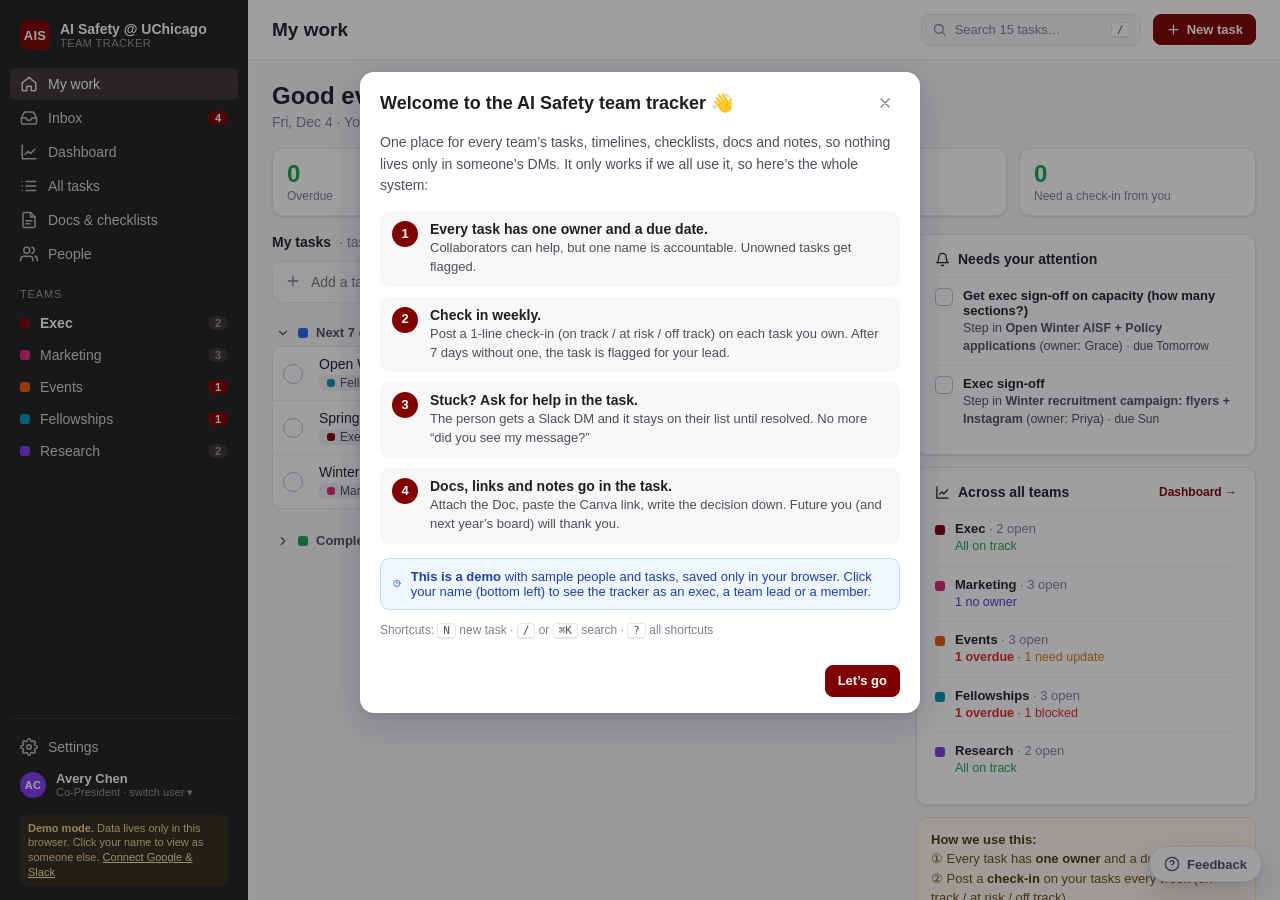
<file: tracker/index.html>
<!DOCTYPE html>
<html lang="en">
<head>
<meta charset="utf-8">
<meta name="viewport" content="width=device-width, initial-scale=1">
<meta name="robots" content="noindex, nofollow">
<title>AI Safety Tracker</title>
<link href="https://uchicago-brand-fonts.s3.us-east-2.amazonaws.com/UChicagoSansSerif.css" rel="stylesheet">
<!--BUILD:STYLE-->
<link rel="stylesheet" href="tracker.css">
<!--/BUILD:STYLE-->
</head>
<body>
<div id="app"><div class="loading"><div class="spinner"></div><span>Loading the tracker…</span></div></div>
<noscript>The tracker needs JavaScript.</noscript>
<!--BUILD:SCRIPTS-->
<script src="core.js"></script>
<script src="seed.js"></script>
<script src="app-util.js"></script>
<script src="app-views.js"></script>
<script src="app-panel.js"></script>
<script src="app-feedback.js"></script>
<script src="app-main.js"></script>
<!--/BUILD:SCRIPTS-->
</body>
</html>
</file>
<file: tracker/tracker.css>
/* AI Safety @ UChicago task tracker */
:root {
  --maroon: #800000;
  --maroon-2: #9b1b1b;
  --maroon-soft: #f8eded;
  --ink: #1d1f23;
  --ink-2: #4b5059;
  --ink-3: #7b818c;
  --line: #e6e7ea;
  --line-2: #f0f1f3;
  --bg: #f7f7f8;
  --card: #ffffff;
  --side: #1e1c1c;
  --side-ink: #d9d4d4;
  --side-dim: #9a9292;
  --side-hover: #2d2929;
  --ok: #16a34a;
  --warn: #d97706;
  --bad: #dc2626;
  --info: #2563eb;
  --radius: 10px;
  --shadow: 0 1px 2px rgba(16, 24, 40, .06), 0 1px 3px rgba(16, 24, 40, .08);
  --shadow-lg: 0 12px 32px rgba(16, 24, 40, .18), 0 2px 6px rgba(16, 24, 40, .08);
  --font: 'UChicago Sans Serif', -apple-system, BlinkMacSystemFont, 'Segoe UI', Helvetica, Arial, sans-serif;
}
* { box-sizing: border-box; }
html, body { height: 100%; }
body { margin: 0; font-family: var(--font); font-size: 14px; color: var(--ink); background: var(--bg); -webkit-font-smoothing: antialiased; }
a { color: var(--maroon); text-decoration: none; }
a:hover { text-decoration: underline; }
button { font: inherit; color: inherit; cursor: pointer; }
input, textarea, select { font: inherit; color: inherit; }
::selection { background: var(--maroon); color: #fff; }
.sr-only { position: absolute; width: 1px; height: 1px; overflow: hidden; clip: rect(0 0 0 0); white-space: nowrap; }
:focus-visible { outline: 2px solid var(--maroon); outline-offset: 2px; }

/* ---------- shell ---------- */
.app { display: grid; grid-template-columns: 248px 1fr; height: 100vh; overflow: hidden; }
.sidebar { background: var(--side); color: var(--side-ink); display: flex; flex-direction: column; overflow-y: auto; padding: 14px 10px; gap: 2px; }
.brand { display: flex; align-items: center; gap: 10px; padding: 6px 10px 16px; color: #fff; }
.brand-mark { width: 30px; height: 30px; border-radius: 8px; background: var(--maroon); display: grid; place-items: center; font-weight: 700; font-size: 13px; letter-spacing: .02em; flex: none; }
.brand-name { font-weight: 700; font-size: 14px; line-height: 1.15; }
.brand-sub { font-size: 11px; color: var(--side-dim); letter-spacing: .04em; text-transform: uppercase; }
.nav-item { display: flex; align-items: center; gap: 10px; padding: 7px 10px; border-radius: 7px; color: var(--side-ink); background: none; border: 0; width: 100%; text-align: left; font-size: 14px; }
.nav-item:hover { background: var(--side-hover); text-decoration: none; }
.nav-item.active { background: #3a3333; color: #fff; }
.nav-item .ico { width: 18px; height: 18px; flex: none; opacity: .85; }
.nav-item .count { margin-left: auto; font-size: 11px; background: var(--maroon); color: #fff; padding: 1px 7px; border-radius: 10px; font-weight: 700; }
.nav-item .count.dim { background: #3a3333; color: var(--side-dim); }
.nav-section { font-size: 11px; text-transform: uppercase; letter-spacing: .08em; color: var(--side-dim); padding: 16px 10px 6px; display: flex; justify-content: space-between; align-items: center; }
.team-dot { width: 10px; height: 10px; border-radius: 3px; flex: none; }
.sidebar-foot { margin-top: auto; padding-top: 12px; border-top: 1px solid #332e2e; }
.me-card { display: flex; align-items: center; gap: 10px; padding: 8px 10px; border-radius: 8px; background: none; border: 0; width: 100%; text-align: left; color: var(--side-ink); }
.me-card:hover { background: var(--side-hover); }
.me-name { font-weight: 600; font-size: 13px; color: #fff; }
.me-role { font-size: 11px; color: var(--side-dim); }
.mode-pill { margin: 8px 10px 0; font-size: 11px; padding: 6px 8px; border-radius: 6px; background: #2f2a1c; color: #f3d38b; line-height: 1.35; }
.mode-pill.live { background: #16301f; color: #9be2b2; }

.nav-scrim { display: none; }
.main { display: flex; flex-direction: column; min-width: 0; overflow: hidden; }
.topbar { display: flex; align-items: center; gap: 12px; padding: 12px 24px; background: var(--card); border-bottom: 1px solid var(--line); min-height: 60px; flex-wrap: wrap; }
.topbar h1 { font-size: 19px; margin: 0; font-weight: 700; display: flex; align-items: center; gap: 10px; white-space: nowrap; }
.topbar .sub { color: var(--ink-3); font-size: 13px; }
.topbar .spacer { flex: 1; }
.menu-btn { display: none; background: none; border: 0; padding: 6px; border-radius: 6px; }
.search-btn { display: flex; align-items: center; gap: 8px; border: 1px solid var(--line); background: var(--bg); color: var(--ink-3); padding: 7px 10px; border-radius: 8px; min-width: 220px; font-size: 13px; }
.search-btn:hover { border-color: #cfd2d8; }
.search-btn kbd { margin-left: auto; }
kbd { font-family: ui-monospace, SFMono-Regular, Menlo, monospace; font-size: 11px; border: 1px solid var(--line); border-bottom-width: 2px; border-radius: 4px; padding: 0 5px; background: #fff; color: var(--ink-2); }
.tabs { display: flex; gap: 2px; padding: 0 24px; background: var(--card); border-bottom: 1px solid var(--line); overflow-x: auto; }
.tab { padding: 10px 12px; border: 0; background: none; color: var(--ink-3); font-weight: 600; font-size: 13px; border-bottom: 2px solid transparent; margin-bottom: -1px; white-space: nowrap; display: flex; align-items: center; gap: 6px; }
.tab:hover { color: var(--ink); }
.tab.active { color: var(--ink); border-bottom-color: var(--maroon); }
.content { flex: 1; overflow: auto; padding: 22px 24px 80px; }
.content.flush { padding: 0; }
.wrap { max-width: 1180px; margin: 0 auto; }

/* ---------- buttons, inputs ---------- */
.btn { display: inline-flex; align-items: center; justify-content: center; gap: 6px; border: 1px solid var(--line); background: #fff; padding: 7px 12px; border-radius: 8px; font-weight: 600; font-size: 13px; color: var(--ink); white-space: nowrap; line-height: 1.2; }
.btn:hover { background: var(--bg); text-decoration: none; }
.btn.primary { background: var(--maroon); border-color: var(--maroon); color: #fff; }
.btn.primary:hover { background: var(--maroon-2); }
.btn.ghost { border-color: transparent; background: none; }
.btn.ghost:hover { background: var(--line-2); }
.btn.danger { color: var(--bad); }
.btn.sm { padding: 4px 8px; font-size: 12px; border-radius: 6px; }
.btn.ok { background: var(--ok); border-color: var(--ok); color: #fff; }
.btn.done-btn.is-done { background: #e9f7ee; border-color: #b9e5c7; color: #127a39; }
.btn[disabled] { opacity: .5; cursor: not-allowed; }
.icon-btn { display: inline-grid; place-items: center; width: 30px; height: 30px; border-radius: 7px; border: 0; background: none; color: var(--ink-3); }
.icon-btn:hover { background: var(--line-2); color: var(--ink); }
.input, .textarea, .select { width: 100%; border: 1px solid var(--line); border-radius: 8px; padding: 8px 10px; background: #fff; font-size: 14px; }
.input:focus, .textarea:focus, .select:focus { outline: none; border-color: var(--maroon); box-shadow: 0 0 0 3px rgba(128, 0, 0, .12); }
.textarea { resize: vertical; min-height: 70px; line-height: 1.45; }
.field-label { display: block; font-size: 12px; font-weight: 600; color: var(--ink-2); margin: 0 0 5px; }
.hint { font-size: 12px; color: var(--ink-3); line-height: 1.45; }
.row { display: flex; gap: 10px; align-items: center; }
.row.wrap-row { flex-wrap: wrap; }
.grid-2 { display: grid; grid-template-columns: 1fr 1fr; gap: 12px; }
.stack > * + * { margin-top: 12px; }

/* ---------- chips, avatars, pills ---------- */
.avatar { width: 26px; height: 26px; border-radius: 50%; display: inline-grid; place-items: center; color: #fff; font-size: 11px; font-weight: 700; flex: none; letter-spacing: .02em; }
.avatar.sm { width: 20px; height: 20px; font-size: 9px; }
.avatar.lg { width: 40px; height: 40px; font-size: 15px; }
.avatar.xl { width: 56px; height: 56px; font-size: 20px; }
.avatar.unassigned { background: #fff !important; border: 1.5px dashed #b8bcc4; color: var(--ink-3); }
.avatars { display: inline-flex; }
.avatars .avatar { border: 2px solid #fff; margin-left: -6px; }
.avatars .avatar:first-child { margin-left: 0; }
.pill { display: inline-flex; align-items: center; gap: 5px; padding: 2px 8px; border-radius: 999px; font-size: 12px; font-weight: 600; white-space: nowrap; line-height: 1.5; }
.pill .dot { width: 7px; height: 7px; border-radius: 50%; }
.status-pill { border: 0; }
.chip { display: inline-flex; align-items: center; gap: 5px; padding: 1px 8px; border-radius: 6px; font-size: 12px; background: var(--line-2); color: var(--ink-2); white-space: nowrap; }
.chip .team-dot { width: 8px; height: 8px; }
.due { font-size: 12px; color: var(--ink-2); white-space: nowrap; }
.due.overdue { color: var(--bad); font-weight: 700; }
.due.today { color: var(--warn); font-weight: 700; }
.due.soon { color: #b45309; }
.flag { display: inline-flex; align-items: center; gap: 3px; font-size: 11px; font-weight: 700; padding: 1px 6px; border-radius: 5px; white-space: nowrap; }
.flag.help { background: #fff4e5; color: #b45309; }
.flag.stale { background: #fdecec; color: #b91c1c; }
.flag.blocked { background: #fdecec; color: #b91c1c; }
.flag.unowned { background: #eef2ff; color: #4338ca; }
.prio { width: 8px; height: 8px; border-radius: 2px; display: inline-block; }
.progress { height: 6px; border-radius: 4px; background: var(--line-2); overflow: hidden; }
.progress > span { display: block; height: 100%; background: var(--ok); border-radius: 4px; transition: width .25s; }
.mini-progress { display: inline-flex; align-items: center; gap: 6px; font-size: 12px; color: var(--ink-3); }
.mini-progress .progress { width: 46px; }

/* ---------- cards & sections ---------- */
.card { background: var(--card); border: 1px solid var(--line); border-radius: var(--radius); box-shadow: var(--shadow); }
.card-pad { padding: 16px 18px; }
.card h3, .section-title { font-size: 14px; margin: 0 0 10px; font-weight: 700; display: flex; align-items: center; gap: 8px; }
.section-title .muted { font-weight: 400; color: var(--ink-3); }
.muted { color: var(--ink-3); }
.grid-cards { display: grid; grid-template-columns: repeat(auto-fill, minmax(260px, 1fr)); gap: 14px; }
.home-grid { display: grid; grid-template-columns: minmax(0, 1fr) 340px; gap: 20px; align-items: start; }
.greeting { font-size: 24px; font-weight: 700; margin: 0 0 4px; }
.greeting-sub { color: var(--ink-3); margin: 0 0 18px; }
.stat-row { display: grid; grid-template-columns: repeat(4, 1fr); gap: 12px; margin-bottom: 18px; }
.stat { background: var(--card); border: 1px solid var(--line); border-radius: var(--radius); padding: 12px 14px; text-align: left; box-shadow: var(--shadow); }
button.stat:hover { border-color: #cfd2d8; }
.stat .num { font-size: 24px; font-weight: 700; line-height: 1.1; }
.stat .lbl { font-size: 12px; color: var(--ink-3); margin-top: 2px; }
.stat.bad .num { color: var(--bad); }
.stat.warn .num { color: var(--warn); }
.stat.ok .num { color: var(--ok); }
.tip { background: #fffaf0; border: 1px solid #f5e1b3; border-radius: var(--radius); padding: 12px 14px; font-size: 13px; line-height: 1.5; color: #6b4e0f; }
.tip b { color: #4b360a; }
.empty { text-align: center; padding: 34px 20px; color: var(--ink-3); }
.empty .big { font-size: 28px; margin-bottom: 6px; }
.empty b { color: var(--ink-2); }

/* ---------- task list ---------- */
.list-group { margin-bottom: 18px; }
.group-head { display: flex; align-items: center; gap: 8px; padding: 6px 4px; font-weight: 700; font-size: 13px; color: var(--ink-2); background: none; border: 0; width: 100%; text-align: left; }
.group-head .count { color: var(--ink-3); font-weight: 400; }
.group-head .caret { transition: transform .15s; width: 14px; }
.group-head.collapsed .caret { transform: rotate(-90deg); }
.task-list { background: var(--card); border: 1px solid var(--line); border-radius: var(--radius); overflow: hidden; }
.task-row { display: grid; grid-template-columns: 26px minmax(0, 1fr) auto; gap: 10px; align-items: center; padding: 9px 14px 9px 10px; border-top: 1px solid var(--line-2); cursor: pointer; background: #fff; }
.task-row:first-child { border-top: 0; }
.task-row:hover { background: #fafafb; }
.task-row.selected { background: var(--maroon-soft); }
.task-row .title { font-weight: 500; overflow: hidden; text-overflow: ellipsis; white-space: nowrap; }
.task-row.is-done .title { color: var(--ink-3); text-decoration: line-through; }
.task-row .sub { display: flex; gap: 8px; align-items: center; margin-top: 3px; flex-wrap: wrap; }
.task-row .meta { display: flex; gap: 10px; align-items: center; }
.check { width: 20px; height: 20px; border-radius: 50%; border: 1.5px solid #b8bcc4; background: #fff; display: grid; place-items: center; padding: 0; color: transparent; flex: none; }
.check:hover { border-color: var(--ok); color: var(--ok); }
.check.on { background: var(--ok); border-color: var(--ok); color: #fff; }
.check.sq { border-radius: 5px; width: 18px; height: 18px; }
.quick-add { display: flex; gap: 8px; align-items: center; padding: 8px 12px; border-top: 1px solid var(--line-2); background: #fcfcfd; }
.quick-add input { border: 0; background: none; flex: 1; padding: 4px 2px; font-size: 14px; outline: none; }
.quick-add .plus { color: var(--ink-3); }
.qa-preview { display: flex; gap: 6px; flex-wrap: wrap; }
.filters { display: flex; gap: 8px; align-items: center; flex-wrap: wrap; margin-bottom: 14px; }
.filter-btn { display: inline-flex; align-items: center; gap: 6px; border: 1px solid var(--line); background: #fff; padding: 5px 10px; border-radius: 999px; font-size: 12px; font-weight: 600; color: var(--ink-2); }
.filter-btn.on { background: var(--maroon-soft); border-color: #e7c4c4; color: var(--maroon); }
.filter-btn:hover { border-color: #cfd2d8; }

/* ---------- board ---------- */
.board { display: grid; grid-auto-flow: column; grid-auto-columns: minmax(270px, 1fr); gap: 14px; padding: 20px 24px; min-height: 100%; align-items: start; overflow-x: auto; }
.col { background: #efeff1; border-radius: 12px; padding: 10px; min-height: 200px; display: flex; flex-direction: column; gap: 8px; }
.col.drag-over { background: #e7e1e1; outline: 2px dashed var(--maroon); outline-offset: -2px; }
.col-head { display: flex; align-items: center; gap: 8px; font-weight: 700; font-size: 13px; padding: 2px 4px 4px; }
.col-head .count { color: var(--ink-3); font-weight: 400; }
.bcard { background: #fff; border-radius: 9px; padding: 10px 12px; box-shadow: var(--shadow); cursor: grab; border: 1px solid transparent; }
.bcard:hover { border-color: #d8dade; }
.bcard.dragging { opacity: .45; }
.bcard .title { font-weight: 600; font-size: 13.5px; line-height: 1.35; margin-bottom: 8px; }
.bcard .foot { display: flex; align-items: center; gap: 8px; flex-wrap: wrap; }
.bcard .foot .avatar { margin-left: auto; }
.bcard .flags { display: flex; gap: 4px; flex-wrap: wrap; margin-bottom: 6px; }
.col-add { border: 0; background: none; color: var(--ink-3); text-align: left; padding: 6px 4px; border-radius: 6px; font-size: 13px; }
.col-add:hover { background: #e4e4e7; color: var(--ink); }

/* ---------- timeline ---------- */
.timeline { position: relative; overflow: auto; height: 100%; background: #fff; }
.tl-grid { position: relative; }
.tl-head { position: sticky; top: 0; z-index: 3; display: flex; background: #fff; border-bottom: 1px solid var(--line); }
.tl-head .tl-label-col { position: sticky; left: 0; background: #fff; z-index: 4; }
.tl-label-col { width: 260px; flex: none; border-right: 1px solid var(--line); }
.tl-days { display: flex; }
.tl-day { flex: none; text-align: center; font-size: 10px; color: var(--ink-3); border-left: 1px solid var(--line-2); padding: 3px 0; }
.tl-day.weekend { background: #fafafb; }
.tl-day.today { color: var(--maroon); font-weight: 700; }
.tl-month { font-size: 11px; font-weight: 700; color: var(--ink-2); padding: 6px 8px 0; white-space: nowrap; }
.tl-row { display: flex; border-bottom: 1px solid var(--line-2); min-height: 38px; }
.tl-row:hover { background: #fcfcfd; }
.tl-row .tl-label-col { position: sticky; left: 0; background: inherit; background-color: #fff; z-index: 2; display: flex; align-items: center; gap: 8px; padding: 0 12px; overflow: hidden; cursor: pointer; }
.tl-row .tl-label-col .t { overflow: hidden; text-overflow: ellipsis; white-space: nowrap; font-size: 13px; }
.tl-group { background: #f7f7f8; font-weight: 700; font-size: 12px; color: var(--ink-2); }
.tl-group .tl-label-col { background-color: #f7f7f8 !important; cursor: default; }
.tl-track { position: relative; flex: none; }
.tl-bar { position: absolute; top: 7px; height: 24px; border-radius: 6px; color: #fff; font-size: 11.5px; font-weight: 600; display: flex; align-items: center; padding: 0 8px; white-space: nowrap; overflow: hidden; cursor: grab; box-shadow: 0 1px 2px rgba(0, 0, 0, .15); user-select: none; touch-action: none; }
.tl-bar.done { opacity: .5; }
.tl-bar.overdue { box-shadow: 0 0 0 2px var(--bad); }
.tl-bar .handle { position: absolute; right: 0; top: 0; bottom: 0; width: 8px; cursor: ew-resize; }
.tl-bar .handle.l { left: 0; right: auto; }
.tl-milestone { position: absolute; top: 11px; width: 14px; height: 14px; transform: rotate(45deg); border-radius: 2px; cursor: pointer; }
.tl-today { position: absolute; top: 0; bottom: 0; width: 2px; background: var(--maroon); z-index: 1; pointer-events: none; opacity: .7; }
.tl-toolbar { display: flex; gap: 8px; padding: 10px 24px; background: #fff; border-bottom: 1px solid var(--line); align-items: center; flex-wrap: wrap; }

/* ---------- panel (task detail) ---------- */
.scrim { position: fixed; inset: 0; background: rgba(15, 15, 20, .25); z-index: 40; opacity: 0; pointer-events: none; transition: opacity .2s; }
.scrim.show { opacity: 1; pointer-events: auto; }
.panel { position: fixed; top: 0; right: 0; bottom: 0; width: min(640px, 100vw); background: #fff; z-index: 41; box-shadow: var(--shadow-lg); transform: translateX(105%); transition: transform .22s ease; display: flex; flex-direction: column; }
.panel.show { transform: translateX(0); }
.panel-head { display: flex; align-items: center; gap: 8px; padding: 10px 14px; border-bottom: 1px solid var(--line); }
.panel-body { flex: 1; overflow-y: auto; padding: 18px 22px 40px; }
.panel-title { width: 100%; border: 1px solid transparent; border-radius: 8px; font-size: 21px; font-weight: 700; padding: 4px 6px; margin-left: -7px; resize: none; overflow: hidden; line-height: 1.3; background: none; }
.panel-title:hover { border-color: var(--line); }
.panel-title:focus { outline: none; border-color: var(--maroon); }
.fields { display: grid; grid-template-columns: 120px 1fr; gap: 6px 10px; align-items: center; margin: 12px 0 18px; }
.fields .k { color: var(--ink-3); font-size: 13px; }
.fields .v { min-height: 32px; display: flex; align-items: center; gap: 6px; flex-wrap: wrap; }
.field-btn { display: inline-flex; align-items: center; gap: 7px; border: 1px solid transparent; background: none; padding: 4px 8px; border-radius: 7px; margin-left: -8px; font-size: 13px; text-align: left; min-height: 30px; }
.field-btn:hover { border-color: var(--line); background: var(--bg); }
.field-btn.placeholder { color: var(--ink-3); }
.date-input { border: 1px solid transparent; background: none; padding: 4px 6px; border-radius: 7px; font-size: 13px; margin-left: -6px; }
.date-input:hover { border-color: var(--line); }
.p-section { margin-top: 22px; }
.p-section-head { display: flex; align-items: center; gap: 8px; margin-bottom: 8px; }
.p-section-head h4 { margin: 0; font-size: 14px; font-weight: 700; }
.p-section-head .spacer { flex: 1; }
.desc-view { padding: 8px 10px; border: 1px solid transparent; border-radius: 8px; margin-left: -10px; cursor: text; line-height: 1.55; min-height: 40px; }
.desc-view:hover { border-color: var(--line); }
.desc-view.placeholder { color: var(--ink-3); }
.md p { margin: 0 0 8px; }
.md p:last-child { margin-bottom: 0; }
.md ul, .md ol { margin: 4px 0 8px; padding-left: 22px; }
.md li { margin: 2px 0; }
.md code { background: var(--line-2); padding: 1px 4px; border-radius: 4px; font-size: 12.5px; }
.md h3, .md h4 { margin: 10px 0 6px; font-size: 14px; }
.md a { word-break: break-word; }
.mention { background: var(--maroon-soft); color: var(--maroon); padding: 0 3px; border-radius: 4px; font-weight: 600; }

.help-box { border: 1px solid #f5d9a8; background: #fffaf0; border-radius: 10px; padding: 10px 12px; margin-top: 14px; }
.help-item { display: flex; gap: 10px; align-items: flex-start; padding: 6px 0; }
.help-item + .help-item { border-top: 1px dashed #f0dcb4; }
.help-item .msg { font-size: 13px; color: var(--ink-2); margin-top: 2px; white-space: pre-wrap; }
.help-item.resolved { opacity: .6; }

.steps { border: 1px solid var(--line); border-radius: 10px; overflow: hidden; }
.step { display: grid; grid-template-columns: 16px 22px 1fr auto; gap: 8px; align-items: center; padding: 6px 10px 6px 4px; border-top: 1px solid var(--line-2); background: #fff; }
.step:first-child { border-top: 0; }
.step:hover { background: #fcfcfd; }
.step .grip { cursor: grab; color: #c4c7cd; display: grid; place-items: center; opacity: 0; }
.step:hover .grip { opacity: 1; }
.step input.step-text { border: 0; background: none; width: 100%; padding: 3px 4px; font-size: 13.5px; border-radius: 5px; }
.step input.step-text:focus { outline: none; background: var(--bg); }
.step.done input.step-text { color: var(--ink-3); text-decoration: line-through; }
.step .step-meta { display: flex; gap: 4px; align-items: center; }
.step .step-meta .icon-btn { width: 26px; height: 26px; opacity: 0; }
.step:hover .step-meta .icon-btn, .step .step-meta .icon-btn.set { opacity: 1; }
.step.drag-over { box-shadow: inset 0 2px 0 var(--maroon); }
.step-add { display: flex; gap: 8px; align-items: center; padding: 6px 10px; border-top: 1px solid var(--line-2); background: #fcfcfd; }
.step-add input { border: 0; background: none; flex: 1; padding: 4px; font-size: 13.5px; outline: none; }
.step-due { font-size: 11.5px; color: var(--ink-3); border: 0; background: none; padding: 2px 4px; border-radius: 5px; }
.step-due.overdue { color: var(--bad); font-weight: 700; }

.links { display: grid; gap: 6px; }
.link-row { display: flex; align-items: center; gap: 10px; padding: 8px 10px; border: 1px solid var(--line); border-radius: 9px; background: #fff; }
.link-row:hover { border-color: #d1d4d9; }
.link-row .lk { flex: 1; min-width: 0; }
.link-row .lk a { font-weight: 600; color: var(--ink); display: block; overflow: hidden; text-overflow: ellipsis; white-space: nowrap; }
.link-row .lk .u { font-size: 11.5px; color: var(--ink-3); overflow: hidden; text-overflow: ellipsis; white-space: nowrap; }
.kind-ico { width: 30px; height: 30px; border-radius: 7px; display: grid; place-items: center; font-size: 11px; font-weight: 800; color: #fff; flex: none; }
.link-add { display: flex; gap: 6px; margin-top: 8px; flex-wrap: wrap; }
.link-add .input { flex: 1; min-width: 180px; padding: 6px 10px; font-size: 13px; }

.feed { display: grid; gap: 14px; }
.feed-item { display: grid; grid-template-columns: 28px 1fr; gap: 10px; }
.feed-item .who { font-weight: 600; font-size: 13px; }
.feed-item .when { color: var(--ink-3); font-size: 12px; margin-left: 6px; }
.feed-item .body { margin-top: 3px; font-size: 13.5px; line-height: 1.5; white-space: pre-wrap; word-break: break-word; }
.feed-item.activity { grid-template-columns: 28px 1fr; color: var(--ink-3); font-size: 12.5px; align-items: center; }
.feed-item.activity .act-dot { width: 28px; display: grid; place-items: center; }
.feed-item.checkin .bubble { border: 1px solid var(--line); border-left: 4px solid var(--ok); border-radius: 8px; padding: 8px 10px; margin-top: 4px; background: #fcfcfd; }
.feed-item .del { opacity: 0; font-size: 11px; color: var(--ink-3); border: 0; background: none; margin-left: 6px; }
.feed-item:hover .del { opacity: 1; }
.composer { border: 1px solid var(--line); border-radius: 10px; background: #fff; position: relative; }
.composer textarea { border: 0; width: 100%; resize: none; padding: 10px 12px; min-height: 60px; font-size: 13.5px; outline: none; border-radius: 10px; display: block; }
.composer-foot { display: flex; align-items: center; gap: 8px; padding: 6px 8px; border-top: 1px solid var(--line-2); flex-wrap: wrap; }
.composer-foot .spacer { flex: 1; }
.health-choice { display: inline-flex; border: 1px solid var(--line); border-radius: 8px; overflow: hidden; }
.health-choice button { border: 0; background: #fff; padding: 5px 10px; font-size: 12px; font-weight: 600; display: flex; gap: 5px; align-items: center; border-left: 1px solid var(--line); }
.health-choice button:first-child { border-left: 0; }
.health-choice button.on { background: var(--line-2); }
.seg { display: inline-flex; background: var(--line-2); border-radius: 8px; padding: 2px; }
.seg button { border: 0; background: none; padding: 5px 10px; border-radius: 6px; font-size: 12.5px; font-weight: 600; color: var(--ink-3); }
.seg button.on { background: #fff; color: var(--ink); box-shadow: var(--shadow); }
.banner { display: flex; gap: 10px; align-items: center; padding: 10px 12px; border-radius: 9px; font-size: 13px; margin-bottom: 12px; }
.banner.warn { background: #fff7ed; color: #9a3412; border: 1px solid #fed7aa; }
.banner.bad { background: #fef2f2; color: #991b1b; border: 1px solid #fecaca; }
.banner.info { background: #eff6ff; color: #1e40af; border: 1px solid #bfdbfe; }
.banner.ok { background: #f0fdf4; color: #166534; border: 1px solid #bbf7d0; }
.banner .spacer { flex: 1; }

/* ---------- popovers, modals, toasts ---------- */
.pop { position: fixed; z-index: 60; background: #fff; border: 1px solid var(--line); border-radius: 10px; box-shadow: var(--shadow-lg); min-width: 220px; max-width: 320px; max-height: 360px; display: flex; flex-direction: column; overflow: hidden; }
.pop input.pop-search { border: 0; border-bottom: 1px solid var(--line); padding: 10px 12px; outline: none; font-size: 13.5px; }
.pop-list { overflow-y: auto; padding: 4px; }
.pop-item { display: flex; align-items: center; gap: 9px; padding: 7px 9px; border-radius: 7px; border: 0; background: none; width: 100%; text-align: left; font-size: 13.5px; }
.pop-item:hover, .pop-item.hl { background: var(--line-2); }
.pop-item .sub { color: var(--ink-3); font-size: 12px; margin-left: auto; padding-left: 8px; white-space: nowrap; }
.pop-item.checked::after { content: '✓'; margin-left: auto; color: var(--maroon); font-weight: 700; }
.pop-group { font-size: 11px; color: var(--ink-3); text-transform: uppercase; letter-spacing: .06em; padding: 8px 10px 4px; }
.pop-sep { height: 1px; background: var(--line); margin: 4px 0; }
.modal-wrap { position: fixed; inset: 0; z-index: 70; background: rgba(15, 15, 20, .4); display: grid; place-items: start center; padding: 8vh 16px 16px; overflow-y: auto; }
.modal { background: #fff; border-radius: 14px; box-shadow: var(--shadow-lg); width: min(560px, 100%); }
.modal.wide { width: min(760px, 100%); }
.modal-head { padding: 16px 20px 0; display: flex; align-items: center; gap: 10px; }
.modal-head h2 { margin: 0; font-size: 18px; }
.modal-body { padding: 14px 20px; }
.modal-foot { padding: 12px 20px 16px; display: flex; gap: 8px; justify-content: flex-end; align-items: center; }
.modal-foot .spacer { flex: 1; }
.palette { width: min(620px, 100%); overflow: hidden; }
.palette input { width: 100%; border: 0; border-bottom: 1px solid var(--line); padding: 16px 18px; font-size: 16px; outline: none; }
.palette .pop-list { max-height: 420px; padding: 6px; }
.palette .pop-item { padding: 9px 10px; }
.toasts { position: fixed; left: 16px; bottom: 16px; z-index: 80; display: grid; gap: 8px; max-width: min(420px, calc(100vw - 32px)); }
.toast { background: #1f1d1d; color: #fff; padding: 10px 14px; border-radius: 10px; box-shadow: var(--shadow-lg); font-size: 13px; display: flex; gap: 10px; align-items: flex-start; animation: toastIn .2s ease; line-height: 1.4; }
.toast.err { background: #7f1d1d; }
.toast.slack { background: #3f0e40; }
.toast button { background: none; border: 0; color: #f3c1c1; font-weight: 700; padding: 0; margin-left: auto; white-space: nowrap; }
.toast .t-ico { flex: none; margin-top: 1px; }
@keyframes toastIn { from { transform: translateY(10px); opacity: 0; } to { transform: none; opacity: 1; } }

/* ---------- dashboard / people / docs ---------- */
.team-card { padding: 16px; display: flex; flex-direction: column; gap: 10px; cursor: pointer; text-align: left; }
.team-card:hover { border-color: #d0d3d8; }
.team-card .tc-head { display: flex; align-items: center; gap: 10px; }
.team-card .tc-name { font-weight: 700; font-size: 15px; }
.tc-stats { display: grid; grid-template-columns: repeat(4, 1fr); gap: 6px; }
.tc-stat { background: var(--bg); border-radius: 7px; padding: 6px 8px; }
.tc-stat .n { font-weight: 700; font-size: 16px; }
.tc-stat .l { font-size: 11px; color: var(--ink-3); }
.tc-stat.bad .n { color: var(--bad); }
.tc-stat.warn .n { color: var(--warn); }
.health-dot { width: 10px; height: 10px; border-radius: 50%; display: inline-block; flex: none; }
.table { width: 100%; border-collapse: collapse; background: #fff; }
.table th { text-align: left; font-size: 12px; color: var(--ink-3); font-weight: 600; padding: 8px 12px; border-bottom: 1px solid var(--line); white-space: nowrap; }
.table td { padding: 9px 12px; border-bottom: 1px solid var(--line-2); vertical-align: middle; }
.table tr:last-child td { border-bottom: 0; }
.table tr.click { cursor: pointer; }
.table tr.click:hover td { background: #fafafb; }
.load-bar { display: flex; height: 8px; border-radius: 4px; overflow: hidden; background: var(--line-2); min-width: 100px; }
.load-bar span { display: block; height: 100%; }
.person-card { padding: 14px; display: flex; gap: 12px; align-items: center; cursor: pointer; text-align: left; }
.person-card:hover { border-color: #d0d3d8; }
.person-card .pn { font-weight: 700; }
.person-card .pt { font-size: 12px; color: var(--ink-3); }
.doc-card { padding: 12px 14px; display: flex; gap: 12px; align-items: flex-start; }
.doc-card .dt { font-weight: 600; color: var(--ink); }
.doc-card .dn { font-size: 12.5px; color: var(--ink-3); margin-top: 2px; }
.tpl-card { padding: 14px 16px; display: flex; flex-direction: column; gap: 8px; }
.tpl-card ol { margin: 0; padding-left: 20px; font-size: 13px; color: var(--ink-2); }
.tpl-card ol li { margin: 2px 0; }
.attention-item { display: flex; gap: 10px; padding: 10px 0; border-top: 1px solid var(--line-2); align-items: flex-start; cursor: pointer; }
.attention-item:first-child { border-top: 0; padding-top: 2px; }
.attention-item .ai-title { font-weight: 600; font-size: 13px; }
.attention-item .ai-sub { font-size: 12.5px; color: var(--ink-2); margin-top: 2px; line-height: 1.4; }
.inbox-item { display: grid; grid-template-columns: 32px 1fr auto; gap: 12px; padding: 12px 16px; border-top: 1px solid var(--line-2); cursor: pointer; align-items: start; background: #fff; }
.inbox-item:first-child { border-top: 0; }
.inbox-item:hover { background: #fafafb; }
.inbox-item.unread { background: #fffafa; }
.inbox-item.unread .ii-title::before { content: ''; display: inline-block; width: 7px; height: 7px; border-radius: 50%; background: var(--maroon); margin-right: 7px; vertical-align: middle; }
.ii-title { font-size: 13.5px; }
.ii-task { font-size: 12.5px; color: var(--ink-3); margin-top: 2px; }
.ii-body { font-size: 13px; color: var(--ink-2); margin-top: 4px; white-space: pre-wrap; line-height: 1.45; }
.ii-when { font-size: 12px; color: var(--ink-3); white-space: nowrap; }
.int-card { padding: 16px 18px; }
.int-card .int-head { display: flex; align-items: center; gap: 12px; margin-bottom: 8px; }
.int-logo { width: 36px; height: 36px; border-radius: 8px; display: grid; place-items: center; font-weight: 800; color: #fff; font-size: 14px; }
.status-tag { font-size: 11px; font-weight: 700; padding: 2px 8px; border-radius: 999px; }
.status-tag.on { background: #e9f7ee; color: #127a39; }
.status-tag.off { background: var(--line-2); color: var(--ink-3); }
.welcome-habits { display: grid; gap: 10px; margin: 14px 0 4px; }
.habit { display: flex; gap: 12px; align-items: flex-start; padding: 10px 12px; border-radius: 10px; background: var(--bg); }
.habit .hn { width: 26px; height: 26px; border-radius: 50%; background: var(--maroon); color: #fff; display: grid; place-items: center; font-weight: 700; font-size: 13px; flex: none; }
.habit b { display: block; margin-bottom: 2px; }
.habit span { font-size: 13px; color: var(--ink-2); line-height: 1.45; }
.loading { display: grid; place-items: center; height: 100vh; color: var(--ink-3); gap: 10px; }
.spinner { width: 26px; height: 26px; border: 3px solid var(--line); border-top-color: var(--maroon); border-radius: 50%; animation: spin .8s linear infinite; }
@keyframes spin { to { transform: rotate(360deg); } }
.sync-dot { width: 8px; height: 8px; border-radius: 50%; background: var(--ok); display: inline-block; }
.sync-dot.busy { background: var(--warn); }
.sync-dot.err { background: var(--bad); }

/* ---------- responsive ---------- */
@media (max-width: 1100px) {
  .home-grid { grid-template-columns: 1fr; }
}
@media (max-width: 860px) {
  .app { grid-template-columns: 1fr; }
  .sidebar { position: fixed; left: 0; top: 0; bottom: 0; width: 264px; z-index: 50; transform: translateX(-100%); transition: transform .2s; }
  .app.nav-open .sidebar { transform: none; box-shadow: var(--shadow-lg); }
  .app.nav-open .nav-scrim { display: block; position: fixed; inset: 0; z-index: 49; background: rgba(0, 0, 0, .3); }
  .menu-btn { display: inline-grid; }
  .topbar { padding: 10px 14px; }
  .tabs { padding: 0 10px; }
  .content { padding: 16px 14px 80px; }
  .search-btn { min-width: 0; }
  .search-btn .lbl, .search-btn kbd { display: none; }
  .stat-row { grid-template-columns: repeat(2, 1fr); }
  .task-row .meta .hide-sm { display: none; }
  .fields { grid-template-columns: 96px 1fr; }
  .panel-body { padding: 14px 16px 40px; }
  .grid-2 { grid-template-columns: 1fr; }
  .tl-label-col { width: 160px; }
  .board { padding: 14px; }
  .topbar .new-label { display: none; }
  .hide-sm, .section-title .muted { display: none !important; }
  .panel-head { gap: 4px; padding: 8px 10px; }
  .panel-head .btn { padding: 6px 9px; }
  .panel { width: 100vw; }
  .link-add .input { min-width: 0; }
}
@media print {
  .sidebar, .topbar .search-btn, .panel, .scrim { display: none !important; }
  .app { display: block; height: auto; }
  .content { overflow: visible; }
}

/* ---------- feedback ---------- */
.fb-fab { position: fixed; right: 18px; bottom: 18px; z-index: 35; display: inline-flex; align-items: center; gap: 7px; padding: 9px 14px; border-radius: 999px; border: 1px solid var(--line); background: #fff; color: var(--ink-2); font-weight: 600; font-size: 13px; box-shadow: var(--shadow-lg); }
.fb-fab:hover { color: var(--maroon); border-color: #e2c3c3; }
.fb-types { display: grid; grid-template-columns: repeat(4, 1fr); gap: 8px; }
.fb-type { display: flex; flex-direction: column; align-items: center; gap: 4px; padding: 10px 6px; border: 1px solid var(--line); border-radius: 10px; background: #fff; font-size: 12.5px; font-weight: 600; color: var(--ink-2); }
.fb-type:hover { border-color: #cfd2d8; }
.fb-type.on { border-color: var(--maroon); background: var(--maroon-soft); color: var(--maroon); }
.fb-emoji { font-size: 20px; line-height: 1; }
@media (max-width: 860px) {
  .fb-fab { right: 12px; bottom: 12px; padding: 10px; }
  .fb-fab span { display: none; }
  .fb-types { grid-template-columns: repeat(2, 1fr); }
}
@media print { .fb-fab { display: none; } }
</file>
